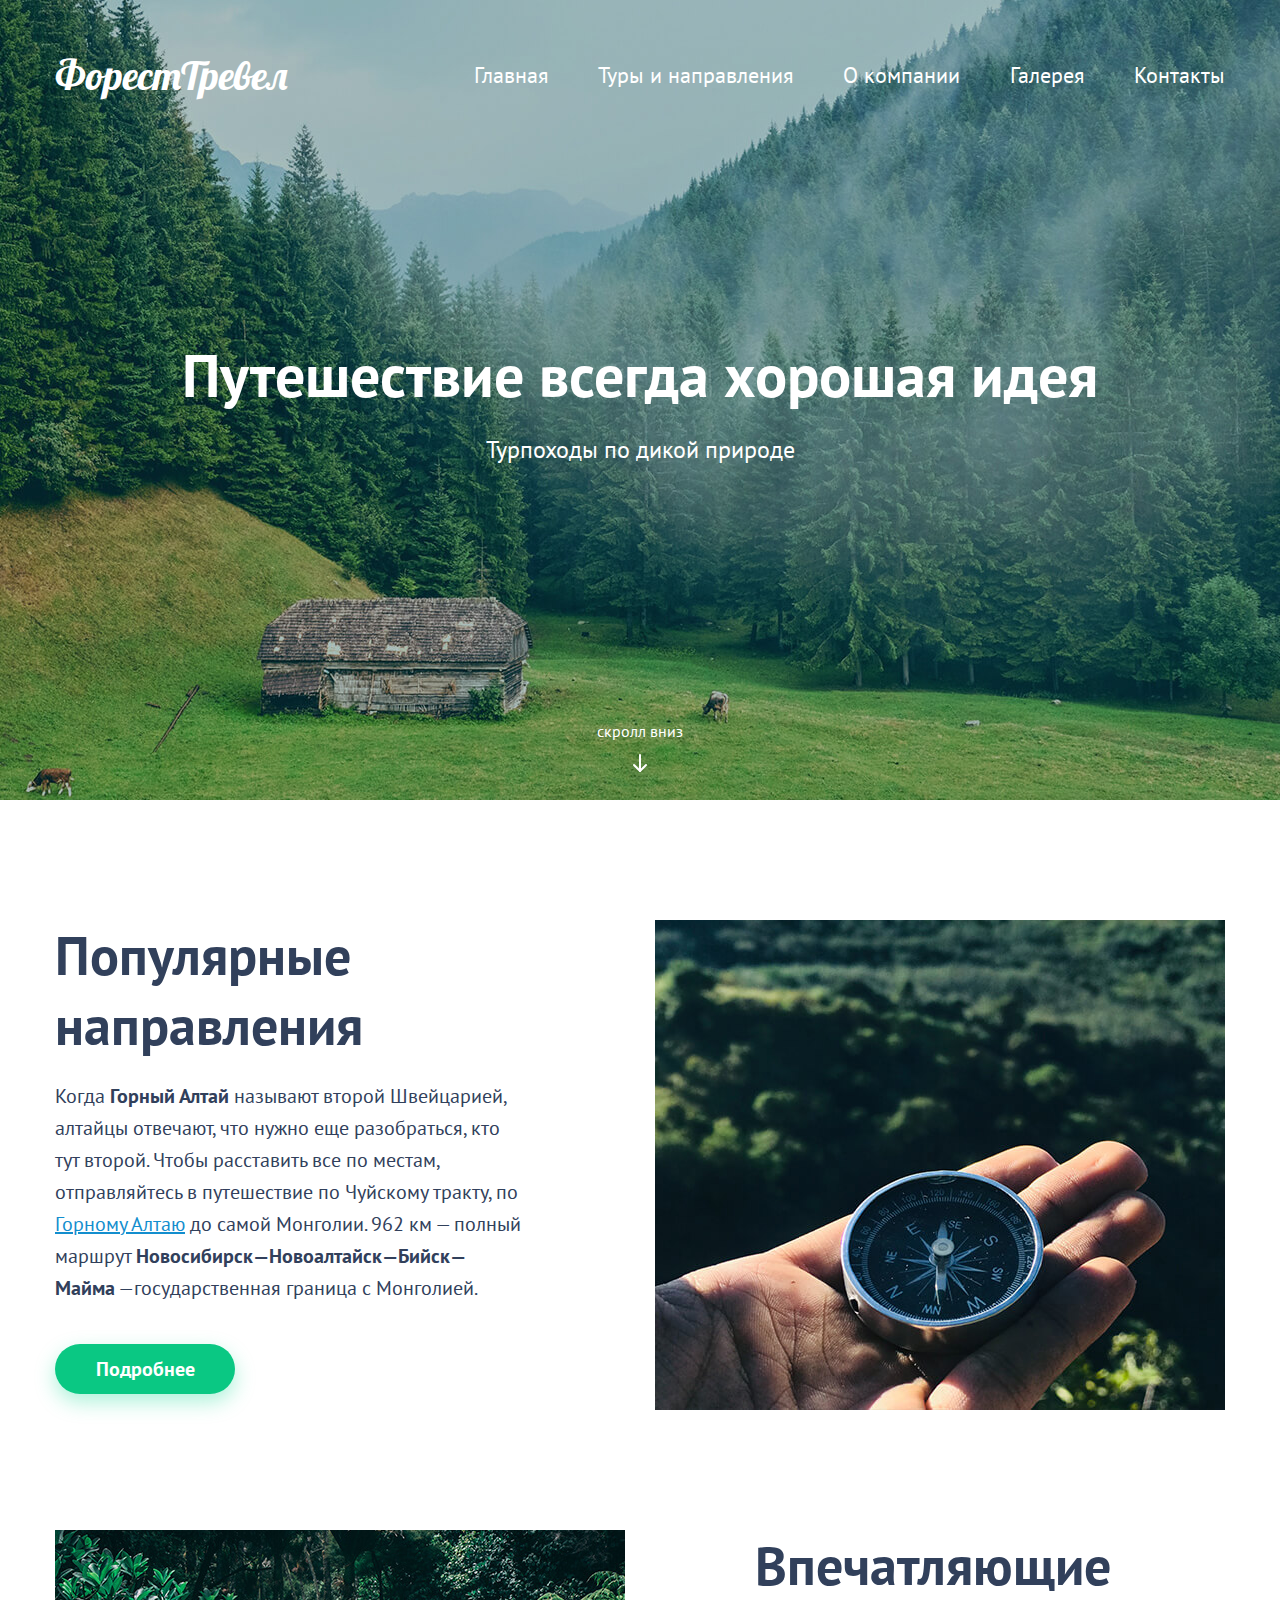
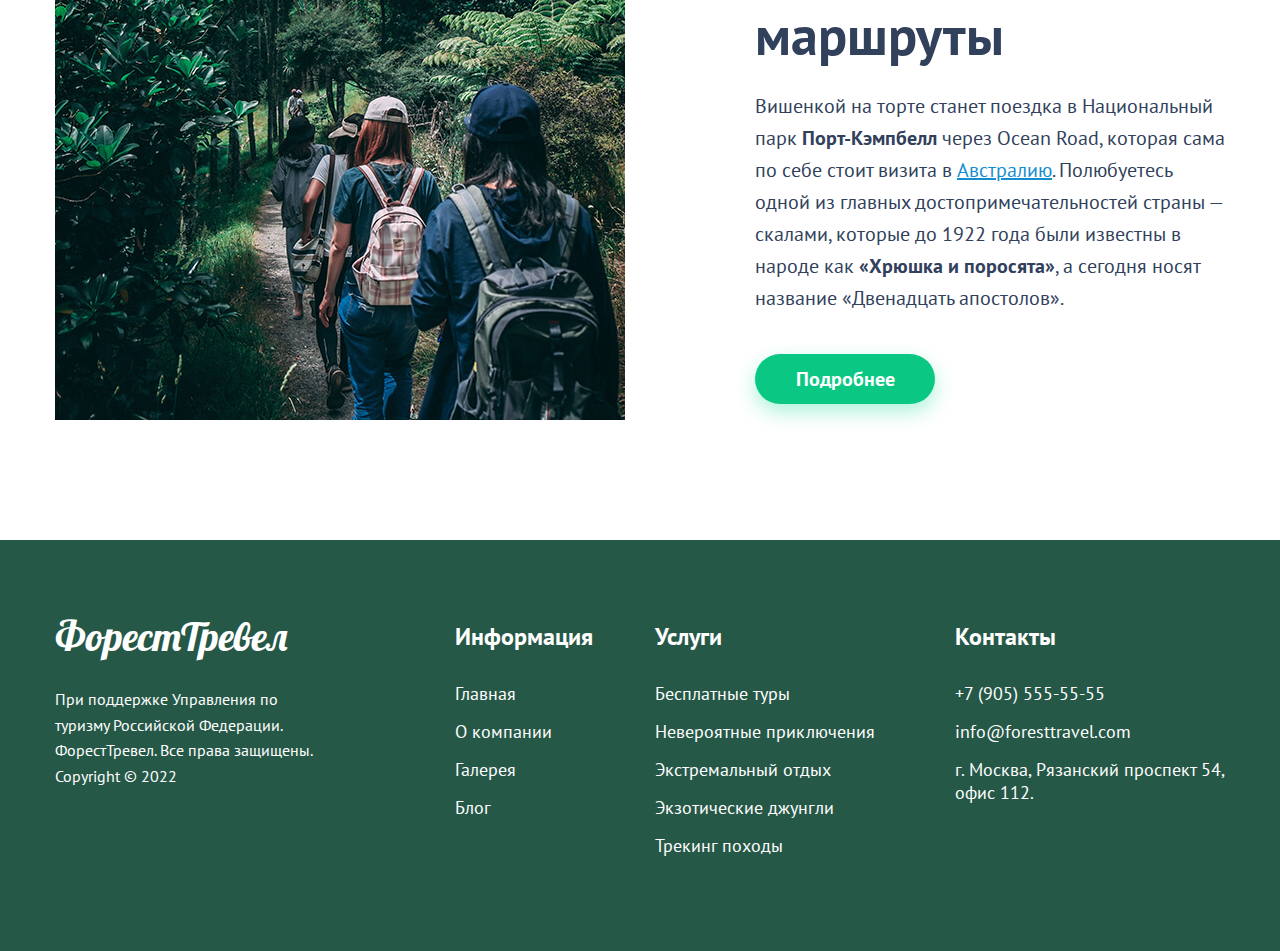
<file: index.html>
<!DOCTYPE html>
<html lang="ru">
<head>
    <meta charset="UTF-8">
    <meta http-equiv="X-UA-Compatible" content="IE=edge">
    <meta name="viewport" content="width=device-width, initial-scale=1.0">

    <title>Туристическое агентство Forest Travel</title>
    <meta name="description" content="Турпоходы по дикой природе от туристического агентства Forest Travel в Москве">
    <meta name="keywords" content="турпоходы, лес, природа, турагентство, Forest Travel">

    <meta property="og:url" content="http://cn12434.tmweb.ru/Forest%20Travel/index.html " />
    <meta property="og:type" content="website" />
    <meta property="og:title" content="Туристическое агентство Форест Тревел" />
    <meta
        property="og:description"
        content="Турпоходы по дикой природе"
    />
    <meta
        property="og:image"
        content="http://cn12434.tmweb.ru/Forest%20Travel/img/opengraph.jpg" 
    />

    <link rel="stylesheet" href="./css/main.css">
    <!-- <link rel="stylesheet" href="./css/media.css"> -->

    <link rel="preconnect" href="https://fonts.googleapis.com">
    <link rel="preconnect" href="https://fonts.gstatic.com" crossorigin>
    <link href="https://fonts.googleapis.com/css2?family=Lobster&family=PT+Sans:wght@400;700&display=swap" rel="stylesheet">

    <link rel="apple-touch-icon" sizes="180x180" href="./img/favicons/apple-touch-icon.png">
    <link rel="icon" type="image/png" sizes="32x32" href="./img/favicons/favicon-32x32.png">
    <link rel="icon" type="image/png" sizes="16x16" href="./img/favicons/favicon-16x16.png">
    <link rel="manifest" href="./img/favicons/site.webmanifest">
    <link rel="mask-icon" href="./img/favicons/safari-pinned-tab.svg" color="#5bbad5">
    <link rel="shortcut icon" href="./img/favicons/favicon.ico">

    <meta name="msapplication-TileColor" content="#da532c">
    <meta name="msapplication-config" content="./img/favicons/browserconfig.xml">
    <meta name="theme-color" content="#ffffff">
</head>
<body>
    <header class="header">
        <div class="header-top">
            <div class="logo">ФорестТревел</div>
            <nav class="header-nav">
                <ul class="header-nav-list">
                    <li class="header-nav-list-item"><a class="header-nav-link" href="./index.html">Главная</a></li>
                    <li class="header-nav-list-item"><a class="header-nav-link" href="./tours.html">Туры и направления</a></li>
                    <li class="header-nav-list-item"><a class="header-nav-link" href="#!">О компании</a></li>
                    <li class="header-nav-list-item"><a class="header-nav-link" href="#!">Галерея</a></li>
                    <li class="header-nav-list-item"><a class="header-nav-link" href="./contacts.html">Контакты</a></li>
                </ul>
                <button class="header-nav-button">
                    <img src="./img/header/feather-icon/menu.svg" alt="Menu button">
                </button>
            </nav>
        </div>
        <div class="header-content">
            <h1 class="header-title">Путешествие всегда хорошая идея</h1>
            <p>Турпоходы по дикой природе</p>
        </div>
        <a href="#main" class="header-scroll">скролл вниз</a>
    </header>

    <main id="main" class="main">
        <div class="container">
            <article class="main-row">
                <div class="main-content">
                    <div class="main-content-header">
                        <h2 class="main-header">Популярные направления</h2>
                    </div>
                    <div class="main-content-text">
                        <p>Когда <b>Горный Алтай</b> называют второй Швейцарией, алтайцы отвечают, что нужно еще разобраться, кто тут второй. Чтобы расставить все по местам, отправляйтесь в путешествие по Чуйскому тракту, по <a href="#!">Горному Алтаю</a> до самой Монголии. 962 км — полный маршрут <b>Новосибирск—Новоалтайск—Бийск—Майма</b> —государственная граница с Монголией.</p>
                    </div>
                    <a href="#!" class="button">Подробнее</a>
                </div>
                <div class="main-img">
                    <img src="./img/main-page/img-1.jpg" alt="Популярные направления">
                </div>
            </article>

            <article class="main-row">
                <div class="main-img">
                    <img src="./img/main-page/img-2.jpg" alt="Впечатляющие маршруты">
                </div>
                <div class="main-content">
                    <div class="main-content-header">
                        <h2 class="main-header">Впечатляющие маршруты</h2>
                    </div>
                    <div class="main-content-text">
                        <p>Вишенкой на торте станет поездка в Национальный парк <b>Порт-Кэмпбелл</b> через Ocean Road, которая сама по себе стоит визита в <a href="#">Австралию</a>. Полюбуетесь одной из главных достопримечательностей страны — скалами, которые до 1922 года были известны в народе как <b>«Хрюшка и поросята»</b>, а сегодня носят название «Двенадцать апостолов».</p>
                    </div>
                    <a href="#!" class="button">Подробнее</a>
                </div>
            </article>
        </div>
    </main>

    <footer class="footer">
        <div class="container">
            <div class="footer-row">
                <div class="footer-copyright">
                    <div class="footer-logo">
                        <div class="logo">ФорестТревел</div>
                    </div>
                    <p>При поддержке Управления по туризму Российской Федерации. ФорестТревел. Все права защищены. Copyright © 2022</p>
                </div>
                <div class="footer-widgets-wrapper">
                    <div class="footer-widget footer-widget-info">
                        <h3 class="footer-widget-title">Информация</h3>
                        <ul class="footer-widget-list">
                            <li><a href="./index.html">Главная</a></li>
                            <li><a href="#!">О компании</a></li>
                            <li><a href="#!">Галерея</a></li>
                            <li><a href="#!">Блог</a></li>
                        </ul>
                    </div>

                    <div class="footer-widget footer-widget-services">
                        <h3 class="footer-widget-title">Услуги</h3>
                        <ul class="footer-widget-list">
                            <li><a href="#!">Бесплатные туры</a></li>
                            <li><a href="#!">Невероятные приключения</a></li>
                            <li><a href="#!">Экстремальный отдых</a></li>
                            <li><a href="#!">Экзотические джунгли</a></li>
                            <li><a href="./tracking.html">Трекинг походы</a></li>
                        </ul>
                    </div>

                    <div class="footer-widget footer-widget-contacts">
                        <h3 class="footer-widget-title">Контакты</h3>
                        <p>+7 (905) 555-55-55</p>
                        <p>info@foresttravel.com</p>
                        <p>г. Москва, Рязанский проспект 54, офис 112.</p>
                    </div>
                </div>
            </div>
        </div>
    </footer>
</body>
</html>
</file>
<file: css/main.css>
/* Reset and base styles  */
* {
  padding: 0px;
  margin: 0px;
  border: none;
}

*,
*::before,
*::after {
  box-sizing: border-box;
}

:focus,
:active {
  /*outline: none;*/
}

a:focus,
a:active {
  /* outline: none;*/
}

/* Links */
a,
a:link,
a:visited {
  /* color: inherit; */
  /* text-decoration: none; */
  display: inline-block;
}

a:hover {
  /* color: inherit; */
  text-decoration: none;
}

/* Common */
aside,
nav,
footer,
header,
section,
main {
  display: block;
}

h1,
h2,
h3,
h4,
h5,
h6,
p {
  font-size: inherit;
  font-weight: inherit;
}

ul,
ul li {
  list-style: none;
}

img {
  display: block;
  vertical-align: top;
}

img,
svg {
  max-width: 100%;
  height: auto;
}

address {
  font-style: normal;
}

/* Form */
input,
textarea,
button,
select {
  font-family: inherit;
  font-size: inherit;
  color: inherit;
  background-color: transparent;
}

input::-ms-clear {
  display: none;
}

button,
input[type='submit'] {
  display: inline-block;
  /* box-shadow: none; */
  /* background-color: transparent; */
  /* background: none; */
  cursor: pointer;
}

input:focus,
input:active,
button:focus,
button:active {
  /* outline: none; */
}

button::-moz-focus-inner {
  padding: 0;
  border: 0;
}

label {
  cursor: pointer;
}

legend {
  display: block;
}

html {
  height: 100%;
}

body {
  display: -webkit-box;
  display: flex;
  -webkit-box-orient: vertical;
  -webkit-box-direction: normal;
          flex-direction: column;
  height: 100%;
  font-family: 'PT Sans', sans-serif;
  color: #31405B;
}

body > * {
  flex-shrink: 0;
}

input {
  font-family: 'PT Sans', sans-serif;
}

.container {
  margin: 0 auto;
  width: 1200px;
  padding: 0 15px;
}

.bgcolor {
  background-color: #F2F8F6;
}

.inner-page {
  padding-top: 60px;
  padding-bottom: 100px;
}

.main-header {
  font-size: 54px;
  font-weight: 700;
  color: #31405B;
}

.button {
  padding: 12px 40px 12px 41px;
  font-size: 20px;
  font-weight: 700;
  text-decoration: none;
  box-shadow: 0px 8px 20px rgba(24, 219, 148, 0.35);
  border-radius: 50px;
  background: #0AC883;
  color: #fff;
}

.logo {
  font-family: 'Lobster', cursive;
  font-size: 40px;
}

.header {
  position: relative;
  padding-top: 50px;
  height: 800px;
  background-color: #265847;
  background-image: url("../img/header/header-bg.jpg");
  background-position: center;
  background-size: cover;
  color: #fff;
}

.header-inner {
  display: -webkit-box;
  display: flex;
  -webkit-box-align: center;
          align-items: center;
  height: 100px;
  background-color: #265847;
  background-image: url("../img/header/header-small-bg.jpg");
  background-position: center;
  background-size: cover;
  color: #fff;
}

.header-top {
  display: -webkit-box;
  display: flex;
  -webkit-box-pack: justify;
          justify-content: space-between;
  -webkit-box-align: center;
          align-items: center;
  margin: 0 auto;
  width: 1170px;
}

.header-nav {
  font-size: 22px;
}

.header-nav-button {
  display: none;
}

.header-nav-list {
  display: -webkit-box;
  display: flex;
}

.header-nav-list-item:not(:last-child) {
  margin-right: 50px;
}

.header-nav-link {
  text-decoration: none;
  color: #fff;
}

.header-content {
  position: absolute;
  top: 50%;
  left: 50%;
  -webkit-transform: translate(-50%, -50%);
          transform: translate(-50%, -50%);
  width: 1170px;
  text-align: center;
}

.header-title {
  margin-bottom: 20px;
  font-size: 60px;
  font-weight: 700;
}

.header-content p {
  font-size: 24px;
}

.header-scroll {
  position: absolute;
  display: inline-block;
  bottom: 25px;
  left: 50%;
  -webkit-transform: translateX(-50%);
          transform: translateX(-50%);
  padding-bottom: 34px;
  text-decoration: none;
  font-size: 16px;
  color: #fff;
  scroll-behavior: smooth;
}

.header-scroll::after {
  position: absolute;
  display: block;
  content: "";
  bottom: 0;
  left: 50%;
  -webkit-transform: translateX(-50%);
          transform: translateX(-50%);
  width: 24px;
  height: 24px;
  background-image: url("../img/header/arrow-down.svg");
  scroll-behavior: smooth;
}

.main {
  padding: 120px 0;
}

.main-row {
  display: -webkit-box;
  display: flex;
  -webkit-box-pack: justify;
          justify-content: space-between;
  margin-bottom: 120px;
}

.main-row:last-child {
  margin-bottom: 0;
}

.main-content {
  width: 470px;
}

.main-content-header {
  margin-bottom: 20px;
}

.main-content-text {
  margin-bottom: 40px;
  font-size: 20px;
  line-height: 1.6;
  color: #31405B;
}

.main-content-text p {
  margin-top: 0;
  margin-bottom: 15px;
}

.main-content-text a {
  color: #138ECE;
}

.main-img {
  width: 570px;
}

.inner-page-tours-header {
  margin-bottom: 60px;
  text-align: center;
}

.footer {
  margin-top: auto;
  padding-top: 71px;
  padding-bottom: 94px;
  background-color: #265847;
  color: #fff;
}

.footer a {
  text-decoration: none;
  color: #fff;
}

.footer a:hover {
  text-decoration: underline;
}

.footer-row {
  display: -webkit-box;
  display: flex;
  -webkit-box-pack: justify;
          justify-content: space-between;
}

.footer-copyright {
  width: 270px;
}

.footer-logo {
  margin-bottom: 26px;
}

.footer-copyright p {
  font-size: 16px;
  line-height: 1.6;
  color: #fff;
}

.footer-widgets-wrapper {
  display: -webkit-box;
  display: flex;
  -webkit-column-gap: 30px;
          column-gap: 30px;
  padding-top: 10px;
}

.footer-widget {
  font-size: 18px;
}

.footer-widget p {
  margin-bottom: 15px;
}

.footer-widget p:last-child {
  margin-bottom: 0;
}

.footer-widget-info {
  width: 170px;
}

.footer-widget-services,
.footer-widget-contacts {
  width: 270px;
}

.footer-widget-title {
  margin-bottom: 30px;
  font-size: 24px;
  font-weight: 700;
  color: #fff;
}

.footer-widget-list li {
  margin-bottom: 15px;
}

.footer-widget-list li:last-child {
  margin-bottom: 0;
}

.card-link-wrapper {
  color: #fff;
  text-decoration: none;
}

.card-link-wrapper:hover {
  opacity: 0.9;
}

.cards-first-row {
  display: -webkit-box;
  display: flex;
  -webkit-box-pack: justify;
          justify-content: space-between;
  margin-bottom: 30px;
}

.cards-second-row {
  display: -webkit-box;
  display: flex;
  -webkit-box-pack: justify;
          justify-content: space-between;
}

.cards-second-row-column {
  display: -webkit-box;
  display: flex;
  -webkit-box-orient: vertical;
  -webkit-box-direction: normal;
          flex-direction: column;
  -webkit-box-pack: justify;
          justify-content: space-between;
}

.card {
  width: 570px;
}

.card-big {
  width: 670px;
}

.card-small {
  width: 470px;
}

.card-title-wrapper {
  display: -webkit-box;
  display: flex;
  -webkit-box-align: center;
          align-items: center;
  padding-left: 30px;
  padding-right: 30px;
  height: 80px;
  background-color: #A6A6A6;
  color: #fff;
  overflow: hidden;
  white-space: nowrap;
}

.card-title-wrapper-sand-color {
  background-color: #C1B19B;
}

.card-title-wrapper-sea-color {
  background-color: #66B0BE;
}

.card-title-wrapper-brown-color {
  background-color: #876F56;
}

.card-title-wrapper-jungle-color {
  background-color: #27695E;
}

.card-title {
  font-size: 28px;
  font-weight: 700;
  overflow: hidden;
  text-overflow: ellipsis;
}

.row-article-page {
  display: -webkit-box;
  display: flex;
  -webkit-box-pack: justify;
          justify-content: space-between;
}

.article-page-nav {
  width: 270px;
  flex-shrink: 0;
  -webkit-box-flex: 0;
          flex-grow: 0;
}

.article-page-article {
  width: 770px;
  font-size: 20px;
  color: #31405B;
  flex-shrink: 0;
  -webkit-box-flex: 0;
          flex-grow: 0;
}

.article-page-article a {
  color: #138ECE;
}

.article-page-nav-title {
  margin-bottom: 34px;
  font-size: 28px;
  font-weight: 700;
  color: #31405B;
}

.article-page-nav-list {
  font-size: 20px;
  border-top: 1px solid #D6D9D8;
}

.article-page-nav-list li {
  border-bottom: 1px solid #D6D9D8;
}

.article-page-nav-list a {
  display: block;
  padding-top: 14px;
  padding-bottom: 14px;
  color: #138ECE;
  text-decoration: none;
}

br {
  display: none;
}

.article-page-nav-list a.active {
  font-weight: 700;
  color: #E04E4E;
}

.article-page-nav-list a:hover {
  text-decoration: underline;
}

.article-page-article h1,
.article-page-article h2,
.article-page-article h3,
.article-page-article h4,
.article-page-article h5,
.article-page-article h6 {
  margin-bottom: 15px;
  font-weight: 700;
  line-height: 1.2;
}

.article-page-article h1 {
  margin-top: -6px;
  margin-bottom: 40px;
  font-size: 54px;
}

.article-page-article h2 {
  font-size: 32px;
}

.article-page-article h3 {
  font-size: 26px;
}

.article-page-article h4 {
  font-size: 22px;
}

.article-page-article h5 {
  font-size: 20px;
}

.article-page-article h6 {
  font-size: 18px;
}

.article-page-article p {
  line-height: 1.6;
}

.article-page-article p:not(:last-child) {
  margin-bottom: 15px;
}

.article-page-article img {
  margin-top: 40px;
  margin-bottom: 40px;
}

.contacts-header {
  margin-bottom: 40px;
}

.contacts-row {
  display: -webkit-box;
  display: flex;
  -webkit-box-pack: justify;
          justify-content: space-between;
  -webkit-box-align: start;
          align-items: flex-start;
}

.contacts-info {
  width: 470px;
}

.contacts-block:not(:last-child) {
  margin-bottom: 40px;
}

.contacts-block-title {
  margin-bottom: 20px;
  font-weight: 700;
  font-size: 28px;
  color: #31405B;
}

.contacts-block-body {
  font-size: 20px;
  line-height: 1.6;
}

.contacts-list li:not(:last-child) {
  margin-bottom: 15px;
}

.contacts-list a {
  color: #138ECE;
  text-decoration: none;
}

.contacts-list-icon {
  position: relative;
  padding-left: 39px;
}

.contacts-list-icon::before {
  content: "";
  position: absolute;
  top: 0;
  left: 0;
  width: 24px;
  height: 24px;
}

.contacts-list-icon.phone::before {
  background-image: url("./../img/icons/phone.svg");
}

.contacts-list-icon.mail::before {
  background-image: url("./../img/icons/mail.svg");
}

.contacts-list-icon.address::before {
  background-image: url("./../img/icons/map-pin.svg");
}

.form {
  padding: 40px;
  width: 630px;
  background: #FFFFFF;
  box-shadow: 0px 10px 20px rgba(211, 211, 211, 0.25);
}

.form-title {
  margin-bottom: 20px;
  font-weight: 700;
  font-size: 28px;
}

.form-group {
  margin-bottom: 30px;
}

.form-group:last-of-type {
  margin-bottom: 35px;
}

.form-group-title {
  margin-bottom: 15px;
  font-weight: 700;
  font-size: 20px;
}

.form-group-row {
  display: -webkit-box;
  display: flex;
  -webkit-box-pack: justify;
          justify-content: space-between;
  margin-bottom: 10px;
}

.form-group-row:last-child {
  margin-bottom: 0;
}

.form-group-row > .input + .input {
  margin-left: 10px;
}

.input {
  padding-left: 20px;
  padding-right: 20px;
  width: 100%;
  height: 50px;
  font-size: 18px;
  background: #EEEEEE;
  color: #31405B;
  border: 1px solid #C0C0C0;
  border-radius: 6px;
}

.input::-webkit-input-placeholder {
  color: rgba(49, 64, 91, 0.5);
}

.input:-ms-input-placeholder {
  color: rgba(49, 64, 91, 0.5);
}

.input::-ms-input-placeholder {
  color: rgba(49, 64, 91, 0.5);
}

.input::placeholder {
  color: rgba(49, 64, 91, 0.5);
}

.radio-row {
  display: -webkit-box;
  display: flex;
  -webkit-box-align: start;
          align-items: flex-start;
  margin-bottom: 20px;
}

.radio-row:last-child {
  margin-bottom: 0;
}

.real-radio {
  position: absolute;
  width: 0;
  height: 0;
  opacity: 0;
  z-index: -1;
}

.custom-radio {
  position: relative;
  display: inline-block;
  flex-shrink: 0;
  vertical-align: bottom;
  margin-right: 10px;
  width: 20px;
  height: 20px;
  background: #EEEEEE;
  border: 1px solid #C0C0C0;
  border-radius: 50%;
}

.real-radio:focus + .custom-radio {
  border: 1px solid #2AB698;
  box-shadow: 0 0 10px rgba(42, 182, 152, 0.5);
}

.custom-radio::before {
  content: "";
  display: block;
  position: absolute;
  top: 50%;
  left: 50%;
  width: 12px;
  height: 12px;
  background: #2AB698;
  border-radius: 50%;
  -webkit-transform: translate(-50%, -50%) scale(0);
          transform: translate(-50%, -50%) scale(0);
  transition: -webkit-transform 0.2s ease-in;
  transition: transform 0.2s ease-in;
  transition: transform 0.2s ease-in, -webkit-transform 0.2s ease-in;
}

.real-radio:checked + .custom-radio::before {
  -webkit-transform: translate(-50%, -50%) scale(1);
          transform: translate(-50%, -50%) scale(1);
}

.checkbox-row {
  display: -webkit-box;
  display: flex;
  -webkit-box-align: start;
          align-items: flex-start;
  margin-bottom: 20px;
}

.checkbox-row:last-child {
  margin-bottom: 0;
}

.real-checkbox {
  position: absolute;
  width: 0;
  height: 0;
  opacity: 0;
  z-index: -1;
}

.custom-checkbox {
  position: relative;
  display: inline-block;
  flex-shrink: 0;
  vertical-align: bottom;
  margin-right: 10px;
  width: 20px;
  height: 20px;
  background: #EEEEEE;
  border: 1px solid #C0C0C0;
  border-radius: 2px;
}

.real-checkbox:focus + .custom-checkbox {
  border: 1px solid #2AB698;
  box-shadow: 0 0 10px rgba(42, 182, 152, 0.5);
}

.custom-checkbox::before {
  content: "";
  display: block;
  position: absolute;
  top: 50%;
  left: 50%;
  width: 17px;
  height: 17px;
  background-image: url("./../img/icons/check.svg");
  -webkit-transform: translate(-50%, -50%) scale(0);
          transform: translate(-50%, -50%) scale(0);
  transition: -webkit-transform 0.2s ease-in;
  transition: transform 0.2s ease-in;
  transition: transform 0.2s ease-in, -webkit-transform 0.2s ease-in;
}

.real-checkbox:checked + .custom-checkbox::before {
  -webkit-transform: translate(-50%, -50%) scale(1);
          transform: translate(-50%, -50%) scale(1);
}

/* tablet */
@media (max-width: 1199px) {
  .container {
    width: 900px;
  }

  .header {
    height: 590px;
  }

  .header-top, .header-content {
    width: 900px;
    padding-left: 15px;
    padding-right: 15px;
  }

  .header-top {
    width: 100%;
  }

  .header-nav-button {
    display: block;
  }

  .header-nav-list {
    display: none;
  }

  .header-title {
    font-size: 52px;
  }

  .header-scroll {
    font-size: 0;
  }

  /* main */
  .main {
    padding: 80px 0;
  }

  main .container--row {
    width: 100%;
  }

  .main-row {
    margin-bottom: 80px;
  }

  .main-content {
    width: 420px;
  }

  .main-img {
    width: 420px;
  }

  .main-header {
    font-size: 50px;
    line-height: 1;
  }

  .main-content-text {
    margin-bottom: 20px;
    font-size: 18px;
  }

  .inner-page {
    padding: 60px 0;
  }

  .inner-page--tracking {
    padding: 40px 0 60px;
  }

  .inner-page--contacts {
    padding: 40px 0 60px;
  }

  .inner-page-tours-header {
    margin-bottom: 40px;
  }

  .card,
  .card-big,
  .card-small {
    width: auto;
  }

  .card-title {
    font-size: 24px;
  }

  .card-title-wrapper {
    height: 60px;
  }

  .card-title-wrapper {
    padding-left: 20px;
    padding-right: 20px;
  }

  .row-article-page {
    -webkit-box-pack: start;
            justify-content: flex-start;
    -webkit-column-gap: 30px;
            column-gap: 30px;
  }

  .article-page-nav-list {
    font-size: 18px;
  }

  .article-page-article h1 {
    font-size: 50px;
    margin-bottom: 20px;
  }

  .article-page-article p {
    font-size: 18px;
  }

  .article-page-article img {
    margin: 30px 0;
    width: 100%;
  }

  .article-page-article {
    -webkit-box-flex: 1;
            flex-grow: 1;
    width: 570px;
  }

  .article-page-nav {
    width: 268px;
  }

  .contacts-row {
    flex-wrap: wrap;
    row-gap: 40px;
  }

  .contacts-info {
    display: -webkit-box;
    display: flex;
    -webkit-column-gap: 30px;
            column-gap: 30px;
    width: 100%;
  }

  .contacts-block:not(:last-child) {
    margin-bottom: 0;
  }

  .contacts-block {
    width: 100%;
  }

  iframe {
    width: 100%;
  }

  .contacts-block-title {
    font-size: 24px;
  }

  .contacts-block-title.address {
    margin-bottom: 25px;
  }

  .contacts-block-body {
    font-size: 18px;
  }

  .form {
    width: 100%;
  }

  .form-group-row > .input + .input {
    margin-left: 0;
  }

  .form-group-row {
    -webkit-box-pack: start;
            justify-content: flex-start;
    flex-wrap: wrap;
    -webkit-column-gap: 10px;
            column-gap: 10px;
    row-gap: 10px;
  }

  .radio-row,
  .checkbox-row {
    font-size: 18px;
  }

  /* footer */
  .footer {
    padding: 50px 0;
  }

  .footer-logo {
    margin-bottom: 20px;
  }

  .footer-logo .logo {
    font-size: 30px;
  }

  .footer-copyright p {
    font-size: 14px;
  }

  .footer-widget-services {
    display: none;
  }

  .footer-widget-title {
    margin-bottom: 20px;
  }
}
/* mobile */
@media (max-width: 899px) {
  .container {
    width: 600px;
  }

  .header-top, .header-content {
    width: 100%;
  }

  .header-title {
    font-size: 42px;
    line-height: 1;
  }

  .header-content p {
    font-size: 20px;
  }

  .header-inner {
    height: 80px;
  }

  .logo--inner {
    font-size: 30px;
  }

  /* main */
  .main {
    padding: 60px 0;
  }

  .main .container {
    width: 100%;
  }

  .main-row {
    margin-bottom: 60px;
  }

  .main-row:first-child {
    -webkit-box-orient: horizontal;
    -webkit-box-direction: reverse;
            flex-direction: row-reverse;
  }

  .main-content {
    width: auto;
  }

  .main-img {
    flex-shrink: 0;
    width: 170px;
    margin-right: 30px;
  }

  .main-img img {
    width: 100%;
    height: 100%;
    -o-object-fit: cover;
       object-fit: cover;
  }

  .main-header {
    font-size: 42px;
  }

  .main-content-text {
    font-size: 16px;
  }

  .button {
    padding: 11px 30px 12px;
    font-size: 18px;
  }

  .inner-page {
    padding: 40px 0;
  }

  .inner-page--tracking {
    padding: 20px 0 60px;
  }

  .cards-first-row {
    flex-wrap: wrap;
  }

  .cards-second-row {
    flex-wrap: wrap;
  }

  .card-link-wrapper.card + .card-link-wrapper.card {
    margin-top: 30px;
  }

  .cards-second-row-column {
    row-gap: 30px;
    margin-bottom: 30px;
  }

  .card-title-wrapper {
    padding-left: 25px;
    padding-right: 25px;
  }

  .row-article-page {
    flex-wrap: wrap-reverse;
    row-gap: 40px;
  }

  .article-page-nav {
    width: 100%;
  }

  .article-page-article h1 {
    font-size: 42px;
  }

  .article-page-article p {
    font-size: 16px;
  }

  .article-page-article a {
    display: inline;
  }

  .article-page-article img {
    margin: 20px 0;
  }

  .article-page-nav-title {
    margin-bottom: 20px;
  }

  .contacts-info {
    flex-wrap: wrap;
    row-gap: 40px;
  }

  .contacts-block {
    width: 100%;
  }

  .contacts-header {
    margin-bottom: 30px;
  }

  .form {
    padding: 30px;
  }

  /* footer */
  .footer {
    padding: 40px 0;
  }

  .footer-row {
    flex-wrap: wrap;
  }

  .footer-copyright {
    width: 100%;
    -webkit-box-ordinal-group: 2;
            order: 1;
  }

  .footer-widgets-wrapper {
    -webkit-box-pack: justify;
            justify-content: space-between;
    width: 100%;
    margin-bottom: 50px;
  }
}
/* mobile XS */
@media (max-width: 599px) {
  .container {
    width: 320px;
  }

  .header-top, .header-content {
    width: 100%;
  }

  .logo {
    font-size: 30px;
  }

  .header-title {
    margin-bottom: 10px;
    font-size: 32px;
  }

  .header-content p {
    font-size: 18px;
  }

  /* main */
  .main {
    padding: 40px 0;
  }

  .main .container {
    width: 100%;
  }

  .main-row {
    -webkit-box-orient: vertical;
    -webkit-box-direction: normal;
            flex-direction: column;
    margin-bottom: 40px;
  }

  .main-row:first-child {
    -webkit-box-orient: vertical;
    -webkit-box-direction: reverse;
            flex-direction: column-reverse;
  }

  .main-content {
    width: 290px;
  }

  .main-img {
    margin-bottom: 20px;
    height: 150px;
    width: 290px;
  }

  .main-row, .main-content, .main-img {
    width: 100%;
  }

  .main-header {
    font-size: 34px;
  }

  .main-header--contacts {
    font-size: 28px;
    line-height: 1;
  }

  .main-header--tours {
    font-size: 28px;
    line-height: 1;
  }

  .inner-page-tours-header {
    margin-bottom: 30px;
  }

  .cards-first-row {
    margin-bottom: 20px;
  }

  .cards-second-row-column {
    row-gap: 20px;
    margin-bottom: 20px;
  }

  .card-link-wrapper.card + .card-link-wrapper.card {
    margin-top: 20px;
  }

  .card-title-wrapper {
    width: 290px;
  }

  .card-title-wrapper {
    height: 50px;
  }

  .card-title-wrapper {
    padding-left: 15px;
    padding-right: 15px;
  }

  .card-title {
    font-size: 20px;
  }

  .article-page-article {
    width: 290px;
  }

  .inner-page--tracking {
    padding: 20px 0 40px;
  }

  .article-page-article h1 {
    font-size: 28px;
    margin-bottom: 10px;
  }

  .article-page-nav-title {
    font-size: 22px;
    margin-bottom: 15px;
  }

  .article-page-nav-list {
    font-size: 16px;
    line-height: 1.3;
  }

  .article-page-nav-list a {
    padding: 6px 0 9px;
  }

  .row-article-page {
    row-gap: 30px;
  }

  .contacts-info {
    row-gap: 30px;
  }

  .contacts-row {
    row-gap: 30px;
  }

  .contacts-block-title {
    font-size: 20px;
  }

  .contacts-block-title.address {
    margin-bottom: 20px;
  }

  .contacts-block-body {
    font-size: 16px;
    line-height: 1.3;
  }

  .contacts-list li:not(:last-child) {
    margin-bottom: 20px;
  }

  .form {
    padding: 20px 15px 30px;
  }

  .form-title {
    font-size: 24px;
  }

  .form-group-title {
    font-size: 18px;
    margin-bottom: 10px;
  }

  .form-group {
    margin-bottom: 20px;
  }

  .form-group:last-of-type {
    margin-bottom: 20px;
  }

  .form-group-row {
    flex-wrap: wrap;
    row-gap: 10px;
  }

  .form-group-row > .input + .input {
    margin-left: 0;
  }

  .radio-row,
  .checkbox-row {
    font-size: 16px;
  }

  .radio-row {
    margin-bottom: 10px;
  }

  .button {
    padding: 11px 35px 12px;
  }

  /* footer */
  .footer {
    text-align: center;
  }

  .footer-copyright {
    width: 290px;
  }

  .footer-logo {
    margin-bottom: 10px;
  }

  .footer-widgets-wrapper {
    -webkit-box-orient: vertical;
    -webkit-box-direction: normal;
            flex-direction: column;
    -webkit-box-align: center;
            align-items: center;
    margin-bottom: 40px;
    row-gap: 40px;
  }

  .footer-widget-services {
    display: block;
  }

  .footer-widget-title {
    font-size: 20px;
    margin-bottom: 10px;
  }

  .footer-widget-list {
    font-size: 16px;
  }

  .footer-widget-list li {
    margin-bottom: 10px;
  }

  .footer-widget p {
    font-size: 16px;
  }
}
@media (max-width: 900px) {
  .form-group-row {
    flex-wrap: nowrap;
  }
}
@media (max-width: 320px) {
  br {
    display: block;
  }
}

/*# sourceMappingURL=main.css.map */
</file>
